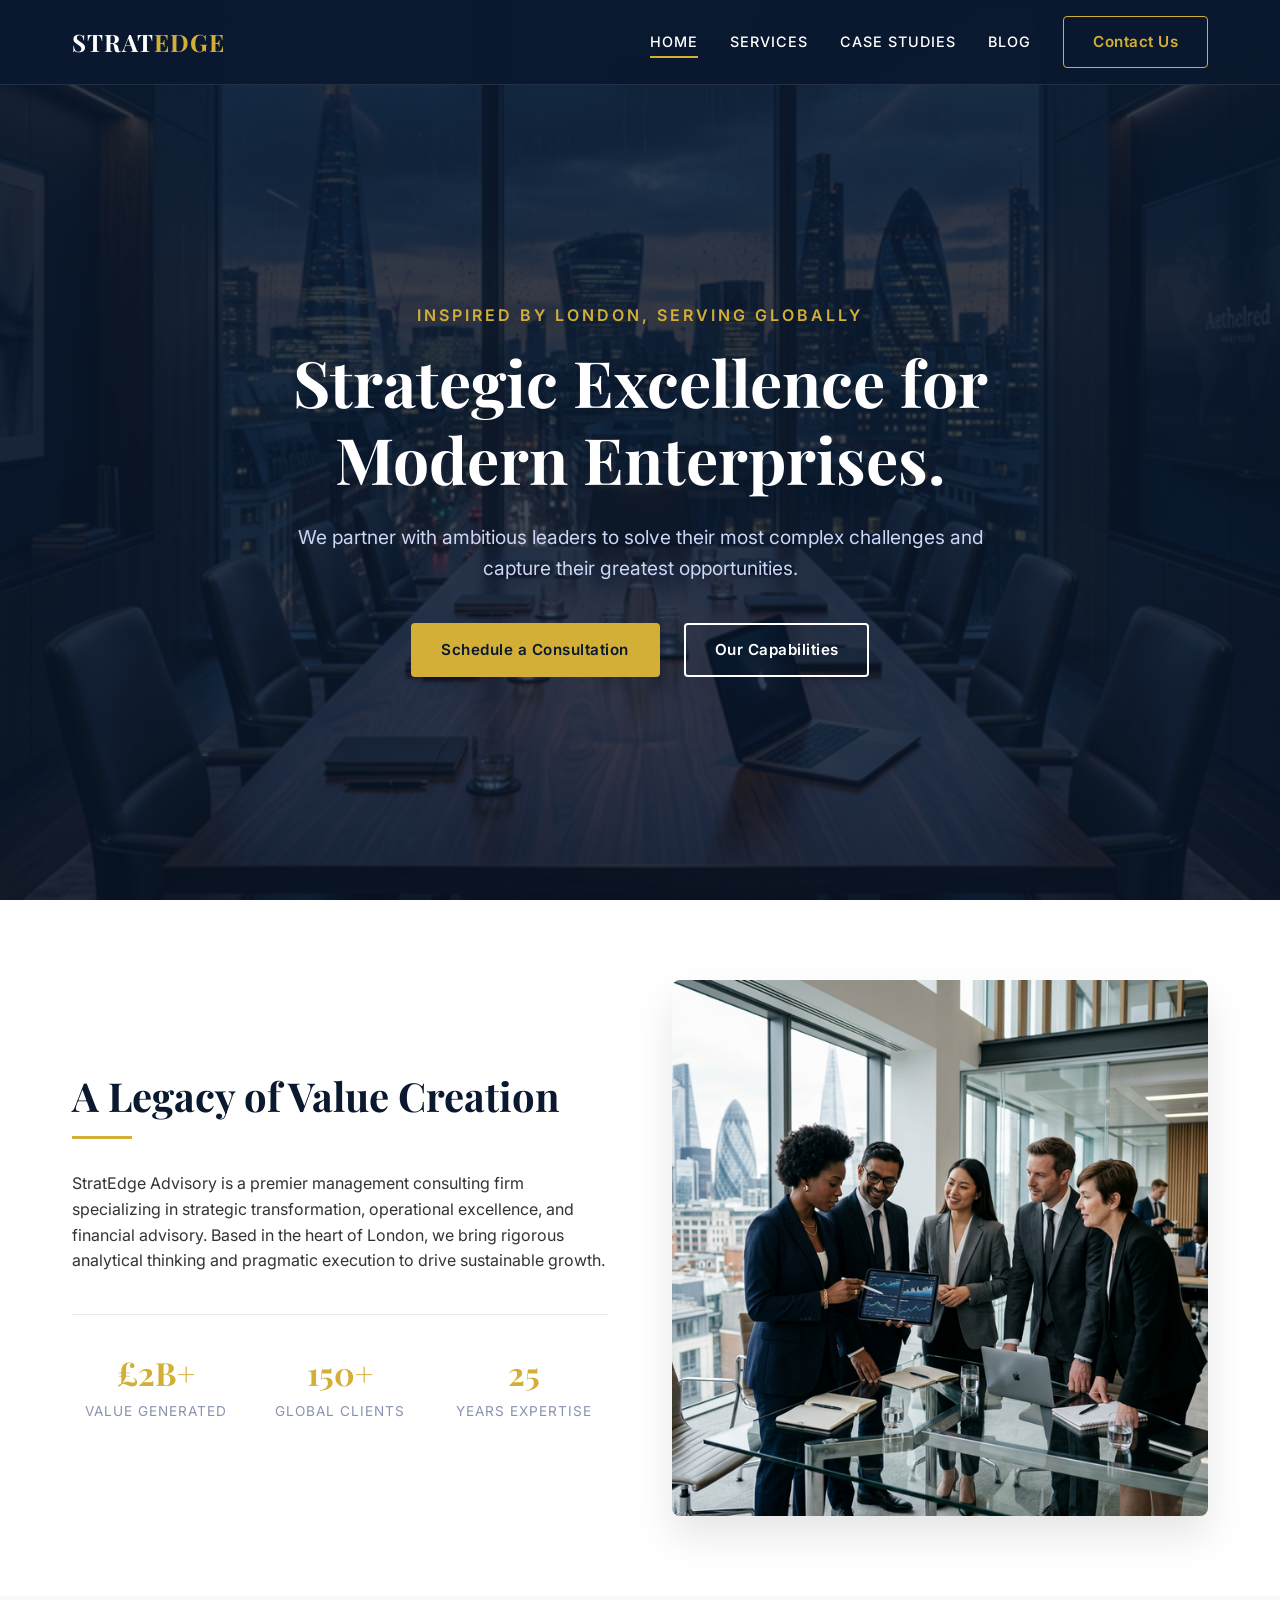
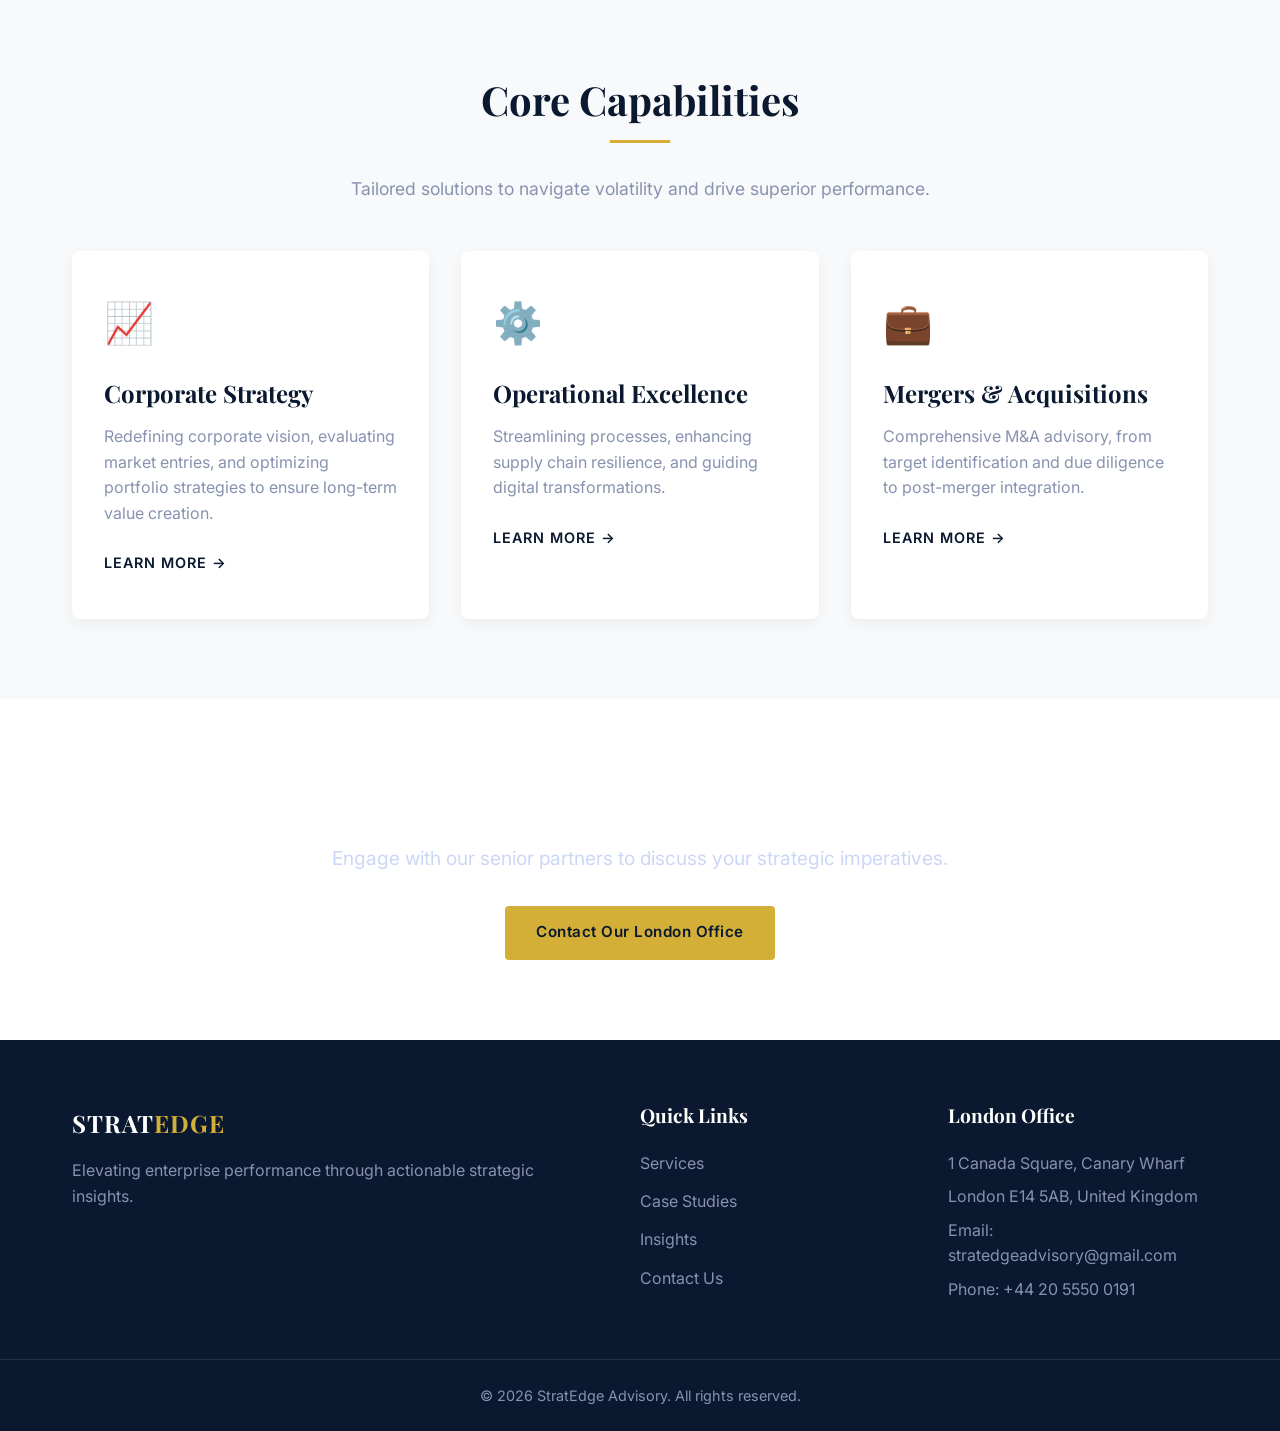
<file: index.html>
<!DOCTYPE html>
<html lang="en">
<head>
    <meta charset="UTF-8">
    <meta name="viewport" content="width=device-width, initial-scale=1.0">
    <meta name="description" content="StratEdge Advisory - Premier Consulting Firm based in London, delivering strategic excellence.">
    <title>StratEdge Advisory | Strategic Consulting</title>
    <!-- Google Fonts -->
    <link rel="preconnect" href="https://fonts.googleapis.com">
    <link rel="preconnect" href="https://fonts.gstatic.com" crossorigin>
    <link href="https://fonts.googleapis.com/css2?family=Inter:wght@300;400;500;600;700&family=Playfair+Display:wght@500;600;700&display=swap" rel="stylesheet">
    <link rel="stylesheet" href="css/style.css">
</head>
<body>
    <nav class="navbar">
        <div class="nav-container">
            <a href="index.html" class="logo">STRAT<span>EDGE</span></a>
            <div class="nav-links">
                <a href="index.html" class="active">Home</a>
                <a href="services.html">Services</a>
                <a href="case-studies.html">Case Studies</a>
                <a href="blog.html">Blog</a>
                <a href="contact.html" class="btn btn-outline">Contact Us</a>
            </div>
            <div class="hamburger">
                <div class="bar"></div>
                <div class="bar"></div>
                <div class="bar"></div>
            </div>
        </div>
    </nav>

    <header class="hero" style="background-image: linear-gradient(rgba(10, 25, 47, 0.85), rgba(10, 25, 47, 0.7)), url('images/hero.png');">
        <div class="hero-content fade-in-up">
            <p class="subtitle">Inspired By London, Serving Globally</p>
            <h1>Strategic Excellence for<br>Modern Enterprises.</h1>
            <p class="hero-text">We partner with ambitious leaders to solve their most complex challenges and capture their greatest opportunities.</p>
            <div class="hero-actions">
                <a href="contact.html" class="btn btn-primary">Schedule a Consultation</a>
                <a href="services.html" class="btn btn-secondary">Our Capabilities</a>
            </div>
        </div>
    </header>

    <section class="about section">
        <div class="container dual-col">
            <div class="content-col slide-in-left">
                <h2 class="section-title">A Legacy of Value Creation</h2>
                <div class="title-underline"></div>
                <p>StratEdge Advisory is a premier management consulting firm specializing in strategic transformation, operational excellence, and financial advisory. Based in the heart of London, we bring rigorous analytical thinking and pragmatic execution to drive sustainable growth.</p>
                <div class="stats-grid">
                    <div class="stat-item">
                        <span class="stat-num">£2B+</span>
                        <span class="stat-label">Value Generated</span>
                    </div>
                    <div class="stat-item">
                        <span class="stat-num">150+</span>
                        <span class="stat-label">Global Clients</span>
                    </div>
                    <div class="stat-item">
                        <span class="stat-num">25</span>
                        <span class="stat-label">Years Expertise</span>
                    </div>
                </div>
            </div>
            <div class="image-col slide-in-right">
                <img src="images/team.png" alt="StratEdge Advisory Team" class="featured-img shadow-lg">
            </div>
        </div>
    </section>

    <section class="services section bg-light">
        <div class="container">
            <div class="section-header text-center fade-in-up">
                <h2 class="section-title">Core Capabilities</h2>
                <div class="title-underline center"></div>
                <p class="section-subtitle">Tailored solutions to navigate volatility and drive superior performance.</p>
            </div>
            <div class="grid-3 fade-in-up delay-1">
                <div class="service-card">
                    <div class="icon">📈</div>
                    <h3>Corporate Strategy</h3>
                    <p>Redefining corporate vision, evaluating market entries, and optimizing portfolio strategies to ensure long-term value creation.</p>
                    <a href="services.html" class="learn-more">Learn More &rarr;</a>
                </div>
                <div class="service-card">
                    <div class="icon">⚙️</div>
                    <h3>Operational Excellence</h3>
                    <p>Streamlining processes, enhancing supply chain resilience, and guiding digital transformations.</p>
                    <a href="services.html" class="learn-more">Learn More &rarr;</a>
                </div>
                <div class="service-card">
                    <div class="icon">💼</div>
                    <h3>Mergers & Acquisitions</h3>
                    <p>Comprehensive M&A advisory, from target identification and due diligence to post-merger integration.</p>
                    <a href="services.html" class="learn-more">Learn More &rarr;</a>
                </div>
            </div>
        </div>
    </section>

    <section class="premium-cta section" style="background-image: linear-gradient(rgba(10, 25, 47, 0.9), rgba(10, 25, 47, 0.8)), url('images/charts.png');">
        <div class="container text-center fade-in-up">
            <h2>Ready to transform your business trajectory?</h2>
            <p>Engage with our senior partners to discuss your strategic imperatives.</p>
            <a href="contact.html" class="btn btn-primary mt-4">Contact Our London Office</a>
        </div>
    </section>

    <footer class="footer">
        <div class="container footer-grid">
            <div class="footer-brand">
                <a href="index.html" class="logo">STRAT<span>EDGE</span></a>
                <p>Elevating enterprise performance through actionable strategic insights.</p>
            </div>
            <div class="footer-links">
                <h4>Quick Links</h4>
                <ul>
                    <li><a href="services.html">Services</a></li>
                    <li><a href="case-studies.html">Case Studies</a></li>
                    <li><a href="blog.html">Insights</a></li>
                    <li><a href="contact.html">Contact Us</a></li>
                </ul>
            </div>
            <div class="footer-contact">
                <h4>London Office</h4>
                <p>1 Canada Square, Canary Wharf</p>
                <p>London E14 5AB, United Kingdom</p>
                <p>Email: <a href="mailto:stratedgeadvisory@gmail.com">stratedgeadvisory@gmail.com</a></p>
                <p>Phone: <a href="tel:+442055500191">+44 20 5550 0191</a></p>
            </div>
        </div>
        <div class="footer-bottom">
            <p>&copy; 2026 StratEdge Advisory. All rights reserved.</p>
        </div>
    </footer>

    <script src="js/main.js"></script>
</body>
</html>
</file>
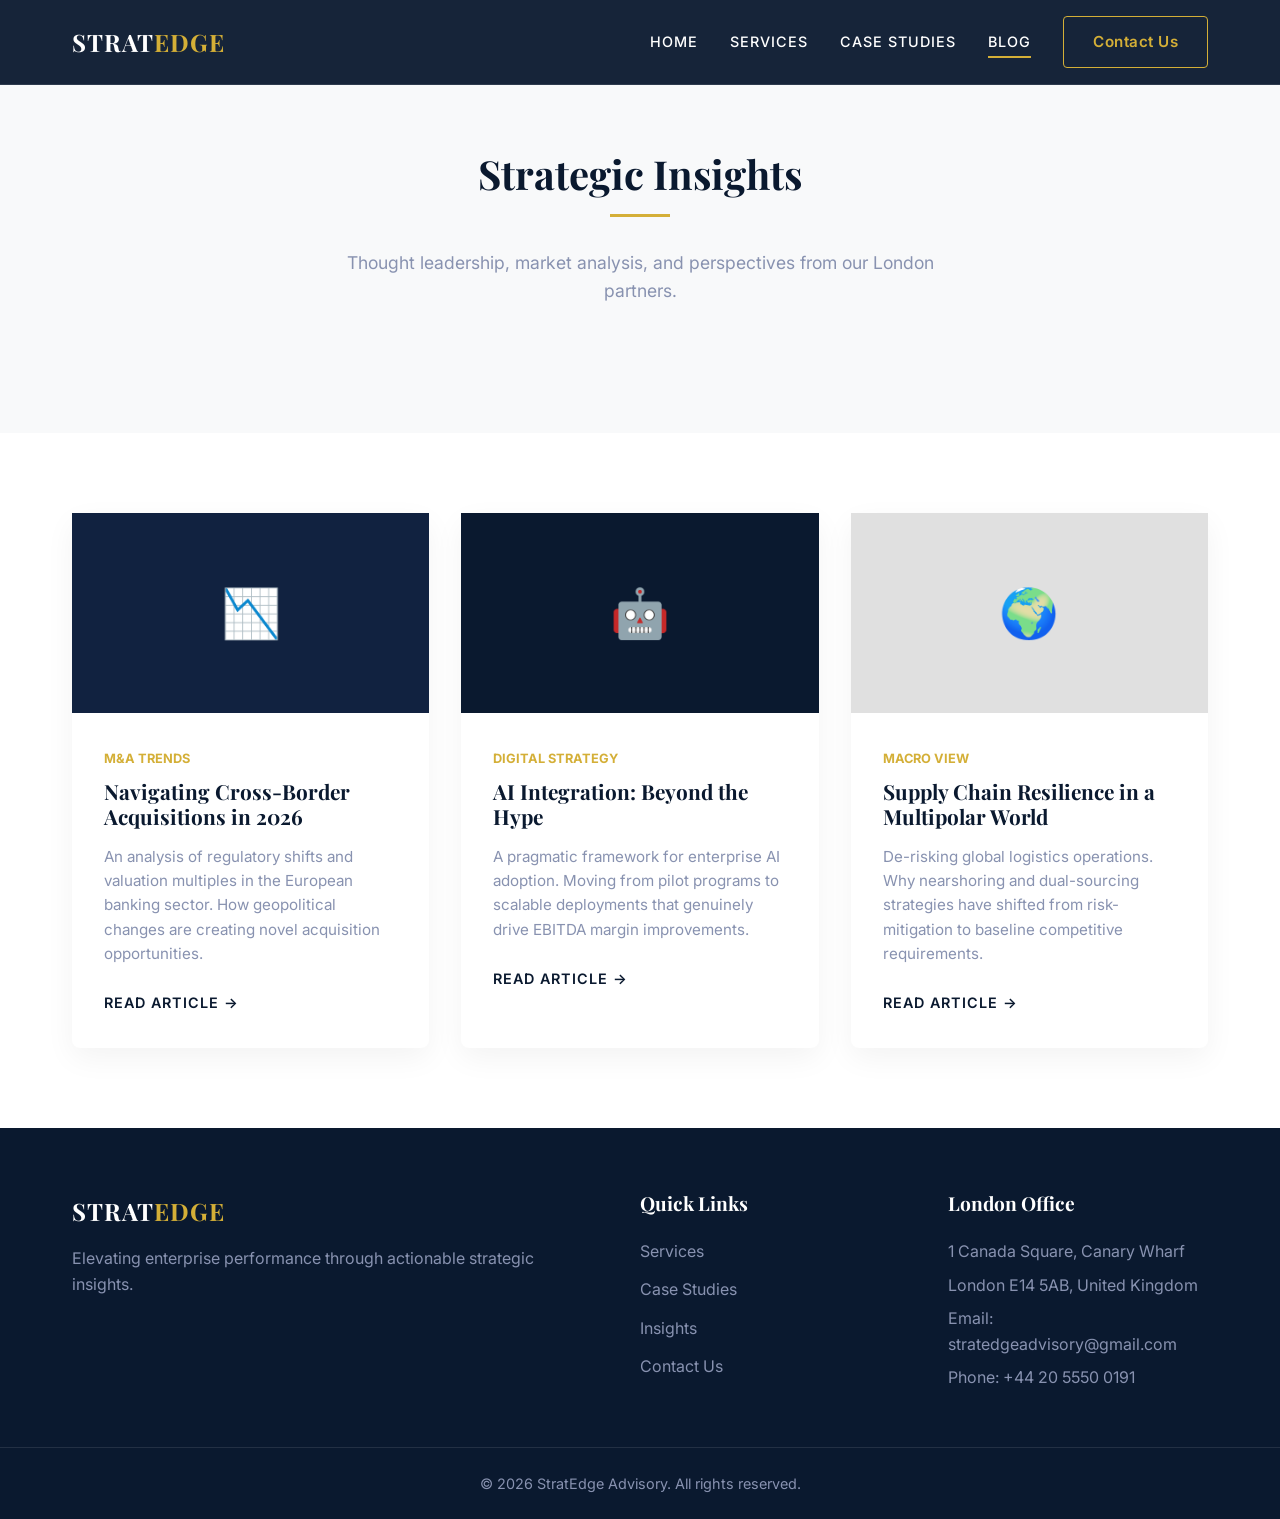
<file: blog.html>
<!DOCTYPE html>
<html lang="en">

<head>
    <meta charset="UTF-8">
    <meta name="viewport" content="width=device-width, initial-scale=1.0">
    <meta name="description" content="Insights and publications from StratEdge Advisory's partners.">
    <title>Insights & Blog | StratEdge Advisory</title>
    <link rel="preconnect" href="https://fonts.googleapis.com">
    <link rel="preconnect" href="https://fonts.gstatic.com" crossorigin>
    <link
        href="https://fonts.googleapis.com/css2?family=Inter:wght@300;400;500;600;700&family=Playfair+Display:wght@500;600;700&display=swap"
        rel="stylesheet">
    <link rel="stylesheet" href="css/style.css">
</head>

<body>
    <nav class="navbar">
        <div class="nav-container">
            <a href="index.html" class="logo">STRAT<span>EDGE</span></a>
            <div class="nav-links">
                <a href="index.html">Home</a>
                <a href="services.html">Services</a>
                <a href="case-studies.html">Case Studies</a>
                <a href="blog.html" class="active">Blog</a>
                <a href="contact.html" class="btn btn-outline">Contact Us</a>
            </div>
            <div class="hamburger">
                <div class="bar"></div>
                <div class="bar"></div>
                <div class="bar"></div>
            </div>
        </div>
    </nav>

    <header class="section bg-light" style="padding-top: 150px; padding-bottom: 80px;">
        <div class="container text-center fade-in-up">
            <h1 class="section-title">Strategic Insights</h1>
            <div class="title-underline center"></div>
            <p class="section-subtitle">Thought leadership, market analysis, and perspectives from our London partners.
            </p>
        </div>
    </header>

    <section class="section">
        <div class="container grid-3">

            <article class="service-card fade-in-up"
                style="padding: 0; border: none; box-shadow: 0 10px 30px rgba(0,0,0,0.05);">
                <div
                    style="height: 200px; background: var(--primary-light); color: white; display: flex; align-items: center; justify-content: center; font-size: 3rem;">
                    📉</div>
                <div style="padding: 2rem;">
                    <span
                        style="font-size: 0.8rem; color: var(--accent-color); font-weight: 700; text-transform: uppercase;">M&A
                        Trends</span>
                    <h3 style="margin-top: 0.5rem; font-size: 1.3rem;">Navigating Cross-Border Acquisitions in 2026</h3>
                    <p style="font-size: 0.95rem;">An analysis of regulatory shifts and valuation multiples in the
                        European banking sector. How geopolitical changes are creating novel acquisition opportunities.
                    </p>
                    <a href="#" class="learn-more">Read Article &rarr;</a>
                </div>
            </article>

            <article class="service-card fade-in-up delay-1"
                style="padding: 0; border: none; box-shadow: 0 10px 30px rgba(0,0,0,0.05);">
                <div
                    style="height: 200px; background: var(--primary-color); color: white; display: flex; align-items: center; justify-content: center; font-size: 3rem;">
                    🤖</div>
                <div style="padding: 2rem;">
                    <span
                        style="font-size: 0.8rem; color: var(--accent-color); font-weight: 700; text-transform: uppercase;">Digital
                        Strategy</span>
                    <h3 style="margin-top: 0.5rem; font-size: 1.3rem;">AI Integration: Beyond the Hype</h3>
                    <p style="font-size: 0.95rem;">A pragmatic framework for enterprise AI adoption. Moving from pilot
                        programs to scalable deployments that genuinely drive EBITDA margin improvements.</p>
                    <a href="#" class="learn-more">Read Article &rarr;</a>
                </div>
            </article>

            <article class="service-card fade-in-up delay-1"
                style="padding: 0; border: none; box-shadow: 0 10px 30px rgba(0,0,0,0.05);">
                <div
                    style="height: 200px; background: #e0e0e0; color: var(--primary-color); display: flex; align-items: center; justify-content: center; font-size: 3rem;">
                    🌍</div>
                <div style="padding: 2rem;">
                    <span
                        style="font-size: 0.8rem; color: var(--accent-color); font-weight: 700; text-transform: uppercase;">Macro
                        View</span>
                    <h3 style="margin-top: 0.5rem; font-size: 1.3rem;">Supply Chain Resilience in a Multipolar World
                    </h3>
                    <p style="font-size: 0.95rem;">De-risking global logistics operations. Why nearshoring and
                        dual-sourcing strategies have shifted from risk-mitigation to baseline competitive requirements.
                    </p>
                    <a href="#" class="learn-more">Read Article &rarr;</a>
                </div>
            </article>

        </div>
    </section>

    <footer class="footer">
        <div class="container footer-grid">
            <div class="footer-brand">
                <a href="index.html" class="logo">STRAT<span>EDGE</span></a>
                <p>Elevating enterprise performance through actionable strategic insights.</p>
            </div>
            <div class="footer-links">
                <h4>Quick Links</h4>
                <ul>
                    <li><a href="services.html">Services</a></li>
                    <li><a href="case-studies.html">Case Studies</a></li>
                    <li><a href="blog.html">Insights</a></li>
                    <li><a href="contact.html">Contact Us</a></li>
                </ul>
            </div>
            <div class="footer-contact">
                <h4>London Office</h4>
                <p>1 Canada Square, Canary Wharf</p>
                <p>London E14 5AB, United Kingdom</p>
                <p>Email: <a href="mailto:stratedgeadvisory@gmail.com">stratedgeadvisory@gmail.com</a></p>
                <p>Phone: <a href="tel:+442055500191">+44 20 5550 0191</a></p>
            </div>
        </div>
        <div class="footer-bottom">
            <p>&copy; 2026 StratEdge Advisory. All rights reserved.</p>
        </div>
    </footer>

    <script src="js/main.js"></script>
</body>

</html>
</file>
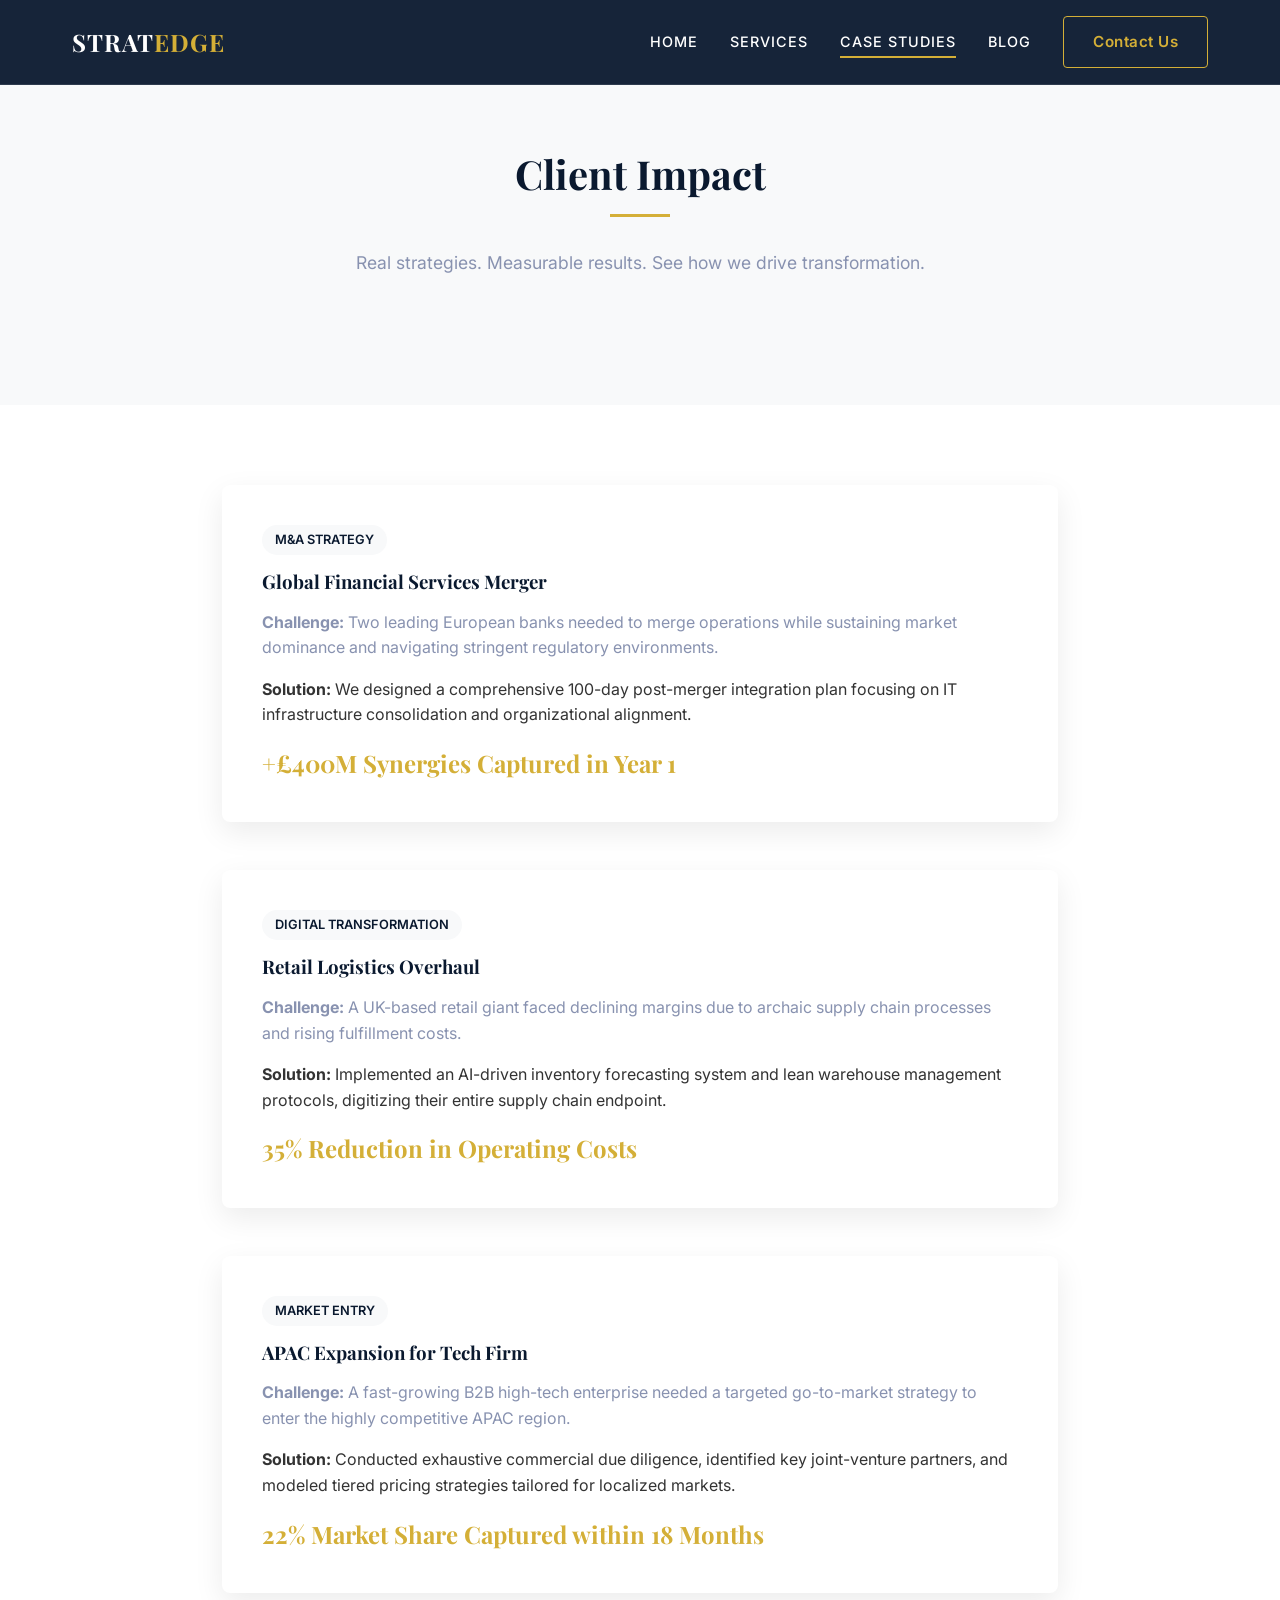
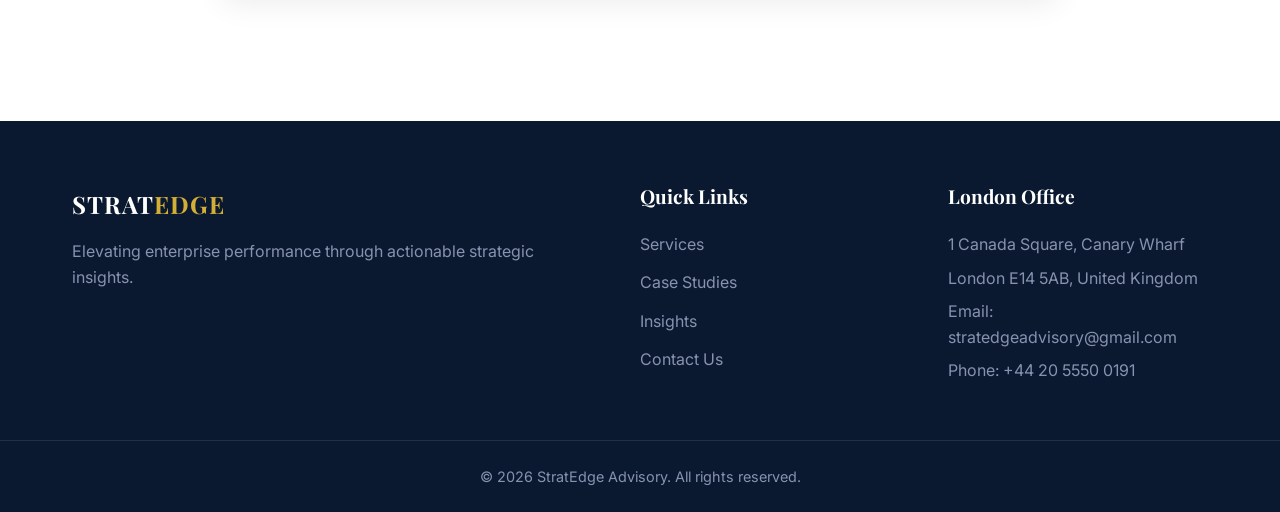
<file: case-studies.html>
<!DOCTYPE html>
<html lang="en">

<head>
    <meta charset="UTF-8">
    <meta name="viewport" content="width=device-width, initial-scale=1.0">
    <meta name="description" content="Case Studies and Client Success Stories from StratEdge Advisory.">
    <title>Case Studies | StratEdge Advisory</title>
    <link rel="preconnect" href="https://fonts.googleapis.com">
    <link rel="preconnect" href="https://fonts.gstatic.com" crossorigin>
    <link
        href="https://fonts.googleapis.com/css2?family=Inter:wght@300;400;500;600;700&family=Playfair+Display:wght@500;600;700&display=swap"
        rel="stylesheet">
    <link rel="stylesheet" href="css/style.css">
    <style>
        .case-card {
            background: #fff;
            border-radius: 8px;
            overflow: hidden;
            box-shadow: 0 10px 30px rgba(0, 0, 0, 0.08);
            margin-bottom: 3rem;
            transition: var(--transition);
        }

        .case-card:hover {
            transform: translateY(-5px);
            box-shadow: 0 20px 40px rgba(0, 0, 0, 0.12);
        }

        .case-content {
            padding: 2.5rem;
        }

        .tag {
            display: inline-block;
            padding: 0.3rem 0.8rem;
            background: var(--bg-light);
            color: var(--primary-color);
            font-size: 0.8rem;
            font-weight: 600;
            border-radius: 50px;
            margin-bottom: 1rem;
            text-transform: uppercase;
        }

        .metric-highlight {
            font-family: var(--font-heading);
            color: var(--accent-color);
            font-size: 1.5rem;
            font-weight: 700;
            display: block;
            margin-top: 1rem;
        }
    </style>
</head>

<body>
    <nav class="navbar">
        <div class="nav-container">
            <a href="index.html" class="logo">STRAT<span>EDGE</span></a>
            <div class="nav-links">
                <a href="index.html">Home</a>
                <a href="services.html">Services</a>
                <a href="case-studies.html" class="active">Case Studies</a>
                <a href="blog.html">Blog</a>
                <a href="contact.html" class="btn btn-outline">Contact Us</a>
            </div>
            <div class="hamburger">
                <div class="bar"></div>
                <div class="bar"></div>
                <div class="bar"></div>
            </div>
        </div>
    </nav>

    <header class="section bg-light" style="padding-top: 150px; padding-bottom: 80px;">
        <div class="container text-center fade-in-up">
            <h1 class="section-title">Client Impact</h1>
            <div class="title-underline center"></div>
            <p class="section-subtitle">Real strategies. Measurable results. See how we drive transformation.</p>
        </div>
    </header>

    <section class="section">
        <div class="container max-w-800" style="max-width: 900px; margin: 0 auto;">

            <div class="case-card fade-in-up">
                <div class="case-content">
                    <span class="tag">M&A Strategy</span>
                    <h3>Global Financial Services Merger</h3>
                    <p style="color: var(--text-light); margin: 1rem 0;"><strong>Challenge:</strong> Two leading
                        European banks needed to merge operations while sustaining market dominance and navigating
                        stringent regulatory environments.</p>
                    <p><strong>Solution:</strong> We designed a comprehensive 100-day post-merger integration plan
                        focusing on IT infrastructure consolidation and organizational alignment.</p>
                    <span class="metric-highlight">+£400M Synergies Captured in Year 1</span>
                </div>
            </div>

            <div class="case-card fade-in-up delay-1">
                <div class="case-content">
                    <span class="tag">Digital Transformation</span>
                    <h3>Retail Logistics Overhaul</h3>
                    <p style="color: var(--text-light); margin: 1rem 0;"><strong>Challenge:</strong> A UK-based retail
                        giant faced declining margins due to archaic supply chain processes and rising fulfillment
                        costs.</p>
                    <p><strong>Solution:</strong> Implemented an AI-driven inventory forecasting system and lean
                        warehouse management protocols, digitizing their entire supply chain endpoint.</p>
                    <span class="metric-highlight">35% Reduction in Operating Costs</span>
                </div>
            </div>

            <div class="case-card fade-in-up delay-1">
                <div class="case-content">
                    <span class="tag">Market Entry</span>
                    <h3>APAC Expansion for Tech Firm</h3>
                    <p style="color: var(--text-light); margin: 1rem 0;"><strong>Challenge:</strong> A fast-growing B2B
                        high-tech enterprise needed a targeted go-to-market strategy to enter the highly competitive
                        APAC region.</p>
                    <p><strong>Solution:</strong> Conducted exhaustive commercial due diligence, identified key
                        joint-venture partners, and modeled tiered pricing strategies tailored for localized markets.
                    </p>
                    <span class="metric-highlight">22% Market Share Captured within 18 Months</span>
                </div>
            </div>

        </div>
    </section>

    <footer class="footer">
        <div class="container footer-grid">
            <div class="footer-brand">
                <a href="index.html" class="logo">STRAT<span>EDGE</span></a>
                <p>Elevating enterprise performance through actionable strategic insights.</p>
            </div>
            <div class="footer-links">
                <h4>Quick Links</h4>
                <ul>
                    <li><a href="services.html">Services</a></li>
                    <li><a href="case-studies.html">Case Studies</a></li>
                    <li><a href="blog.html">Insights</a></li>
                    <li><a href="contact.html">Contact Us</a></li>
                </ul>
            </div>
            <div class="footer-contact">
                <h4>London Office</h4>
                <p>1 Canada Square, Canary Wharf</p>
                <p>London E14 5AB, United Kingdom</p>
                <p>Email: <a href="mailto:stratedgeadvisory@gmail.com">stratedgeadvisory@gmail.com</a></p>
                <p>Phone: <a href="tel:+442055500191">+44 20 5550 0191</a></p>
            </div>
        </div>
        <div class="footer-bottom">
            <p>&copy; 2026 StratEdge Advisory. All rights reserved.</p>
        </div>
    </footer>

    <script src="js/main.js"></script>
</body>

</html>
</file>
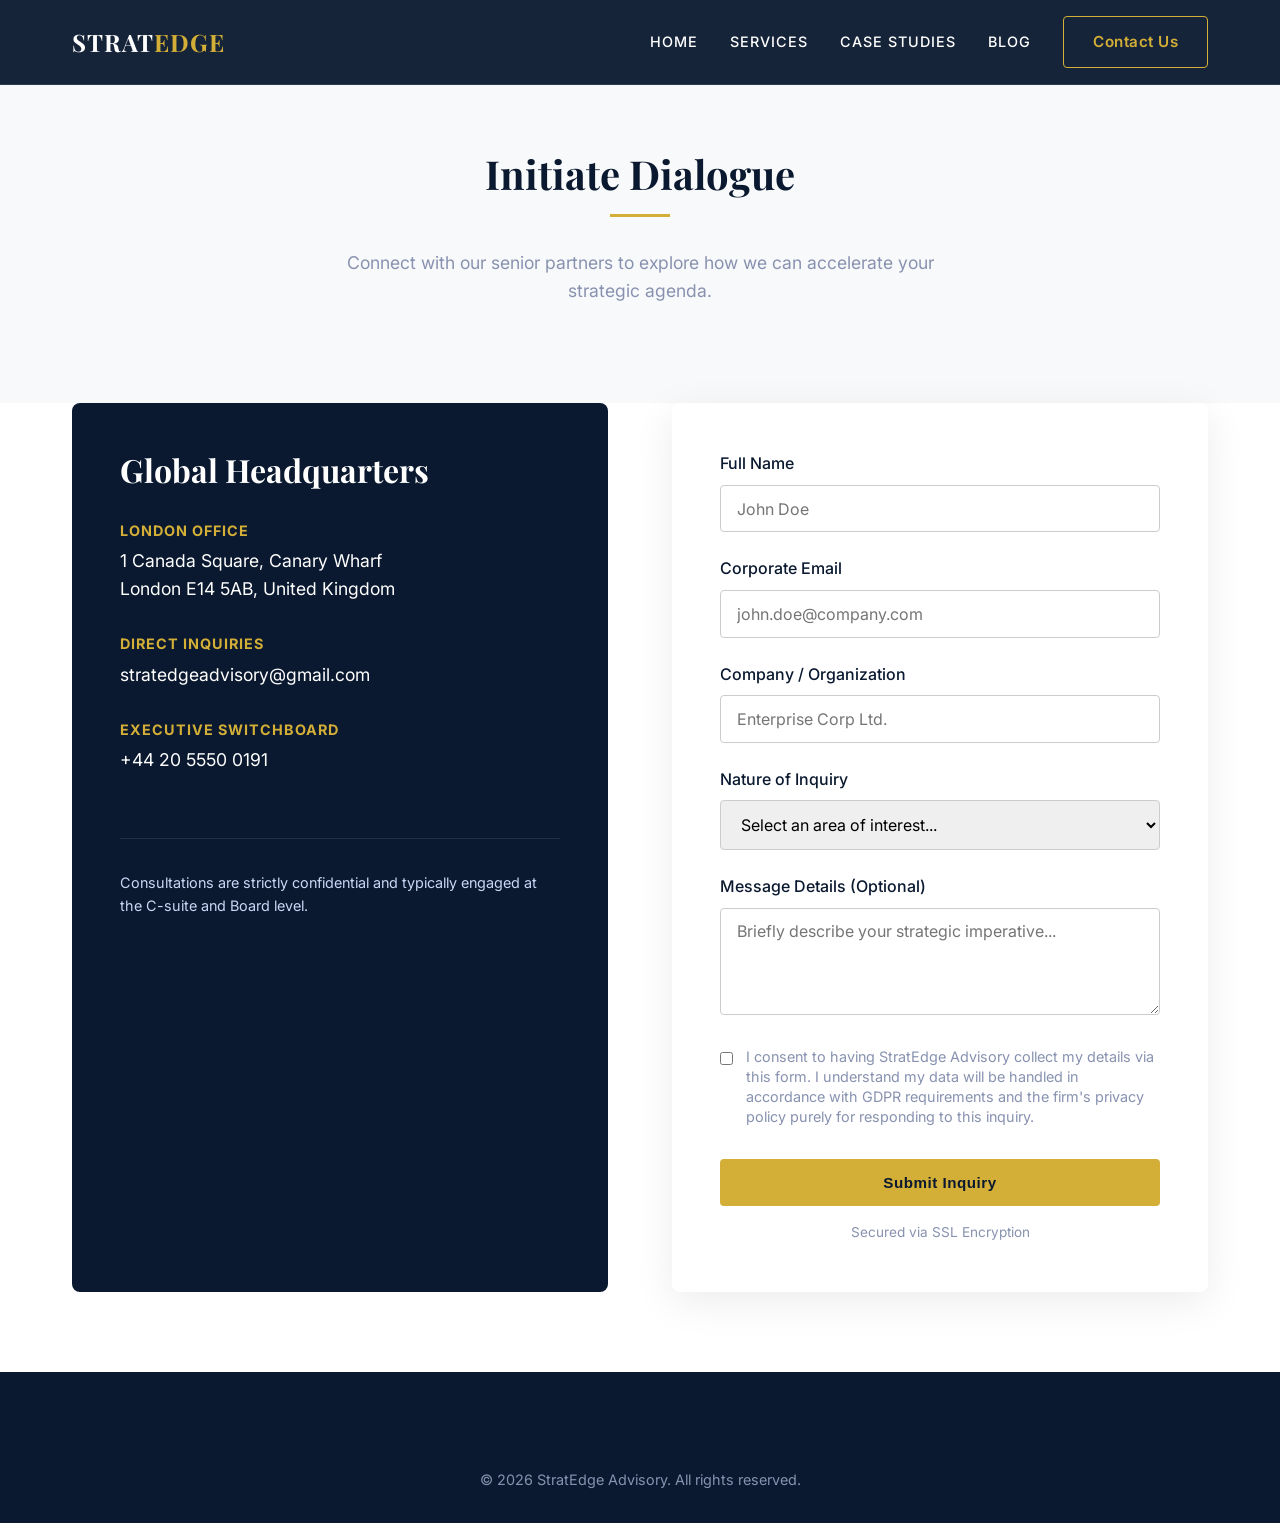
<file: contact.html>
<!DOCTYPE html>
<html lang="en">

<head>
    <meta charset="UTF-8">
    <meta name="viewport" content="width=device-width, initial-scale=1.0">
    <meta name="description" content="Contact StratEdge Advisory. Schedule a consultation with our London partners.">
    <title>Contact Us | StratEdge Advisory</title>
    <link rel="preconnect" href="https://fonts.googleapis.com">
    <link rel="preconnect" href="https://fonts.gstatic.com" crossorigin>
    <link
        href="https://fonts.googleapis.com/css2?family=Inter:wght@300;400;500;600;700&family=Playfair+Display:wght@500;600;700&display=swap"
        rel="stylesheet">
    <link rel="stylesheet" href="css/style.css">
    <style>
        .form-container {
            background: #fff;
            padding: 3rem;
            border-radius: 8px;
            box-shadow: 0 10px 40px rgba(0, 0, 0, 0.08);
        }

        .form-group {
            margin-bottom: 1.5rem;
        }

        .form-label {
            display: block;
            font-weight: 500;
            margin-bottom: 0.5rem;
            color: var(--primary-color);
        }

        .form-control {
            width: 100%;
            padding: 0.8rem 1rem;
            border: 1px solid #ccc;
            border-radius: 4px;
            font-family: var(--font-body);
            font-size: 1rem;
            transition: var(--transition);
        }

        .form-control:focus {
            outline: none;
            border-color: var(--accent-color);
            box-shadow: 0 0 0 2px rgba(212, 175, 55, 0.2);
        }

        .checkbox-group {
            display: flex;
            align-items: flex-start;
            gap: 0.8rem;
            margin-bottom: 2rem;
        }

        .checkbox-group input {
            margin-top: 0.3rem;
        }

        .checkbox-group label {
            font-size: 0.9rem;
            color: var(--text-light);
            line-height: 1.4;
        }

        .contact-info {
            padding: 3rem;
            background: var(--primary-color);
            color: #fff;
            border-radius: 8px;
            height: 100%;
        }

        .contact-info h3 {
            color: #fff;
            margin-bottom: 2rem;
            font-size: 2rem;
        }

        .info-item {
            margin-bottom: 2rem;
        }

        .info-item h4 {
            color: var(--accent-color);
            margin-bottom: 0.5rem;
            font-family: var(--font-body);
            font-size: 0.9rem;
            text-transform: uppercase;
            letter-spacing: 1px;
        }

        .info-item p {
            font-size: 1.1rem;
        }
    </style>
</head>

<body>
    <nav class="navbar" style="background-color: rgba(10, 25, 47, 0.98);">
        <div class="nav-container">
            <a href="index.html" class="logo">STRAT<span>EDGE</span></a>
            <div class="nav-links">
                <a href="index.html">Home</a>
                <a href="services.html">Services</a>
                <a href="case-studies.html">Case Studies</a>
                <a href="blog.html">Blog</a>
                <a href="contact.html" class="btn btn-outline active">Contact Us</a>
            </div>
            <div class="hamburger">
                <div class="bar"></div>
                <div class="bar"></div>
                <div class="bar"></div>
            </div>
        </div>
    </nav>

    <header class="section bg-light" style="padding-top: 150px; padding-bottom: 50px;">
        <div class="container text-center fade-in-up">
            <h1 class="section-title">Initiate Dialogue</h1>
            <div class="title-underline center"></div>
            <p class="section-subtitle">Connect with our senior partners to explore how we can accelerate your strategic
                agenda.</p>
        </div>
    </header>

    <section class="section" style="padding-top: 0;">
        <div class="container dual-col" style="align-items: stretch;">

            <div class="contact-info slide-in-left">
                <h3>Global Headquarters</h3>

                <div class="info-item">
                    <h4>London Office</h4>
                    <p>1 Canada Square, Canary Wharf<br>London E14 5AB, United Kingdom</p>
                </div>

                <div class="info-item">
                    <h4>Direct Inquiries</h4>
                    <p><a href="mailto:stratedgeadvisory@gmail.com" style="color: #fff;">stratedgeadvisory@gmail.com</a>
                    </p>
                </div>

                <div class="info-item">
                    <h4>Executive Switchboard</h4>
                    <p><a href="tel:+442055500191" style="color: #fff;">+44 20 5550 0191</a></p>
                </div>

                <div style="margin-top: 4rem; padding-top: 2rem; border-top: 1px solid rgba(255,255,255,0.1);">
                    <p style="font-size: 0.9rem; color: #ccd6f6;">Consultations are strictly confidential and typically
                        engaged at the C-suite and Board level.</p>
                </div>
            </div>

            <div class="form-container slide-in-right">
                <form id="contact-form">
                    <div class="form-group">
                        <label for="name" class="form-label">Full Name</label>
                        <input type="text" id="name" name="name" class="form-control" required placeholder="John Doe">
                    </div>

                    <div class="form-group">
                        <label for="email" class="form-label">Corporate Email</label>
                        <input type="email" id="email" name="email" class="form-control" required
                            placeholder="john.doe@company.com">
                    </div>

                    <div class="form-group">
                        <label for="company" class="form-label">Company / Organization</label>
                        <input type="text" id="company" name="company" class="form-control" required
                            placeholder="Enterprise Corp Ltd.">
                    </div>

                    <div class="form-group">
                        <label for="inquiry" class="form-label">Nature of Inquiry</label>
                        <select id="inquiry" name="inquiry" class="form-control" required>
                            <option value="">Select an area of interest...</option>
                            <option value="corporate-strategy">Corporate Strategy</option>
                            <option value="mna-advisory">M&A Advisory</option>
                            <option value="operational-excellence">Operational Excellence</option>
                            <option value="digital-transformation">Digital Transformation</option>
                            <option value="other">Other Inquiry</option>
                        </select>
                    </div>

                    <div class="form-group">
                        <label for="message" class="form-label">Message Details (Optional)</label>
                        <textarea id="message" name="message" class="form-control" rows="4"
                            placeholder="Briefly describe your strategic imperative..."></textarea>
                    </div>

                    <div class="checkbox-group">
                        <input type="checkbox" id="consent" name="consent" required>
                        <label for="consent">I consent to having StratEdge Advisory collect my details via this form. I
                            understand my data will be handled in accordance with GDPR requirements and the firm's
                            privacy policy purely for responding to this inquiry.</label>
                    </div>

                    <button type="submit" class="btn btn-primary" style="width: 100%;">Submit Inquiry</button>
                    <p style="text-align: center; margin-top: 1rem; font-size: 0.85rem; color: var(--text-light);">
                        Secured via SSL Encryption</p>
                </form>
            </div>

        </div>
    </section>

    <footer class="footer">
        <!-- Footer Content Omitted for Brevity but consistent -->
        <div class="footer-bottom" style="border-top: none; text-align: center; padding: 2rem 0;">
            <p>&copy; 2026 StratEdge Advisory. All rights reserved.</p>
        </div>
    </footer>

    <script src="js/main.js"></script>
</body>

</html>
</file>
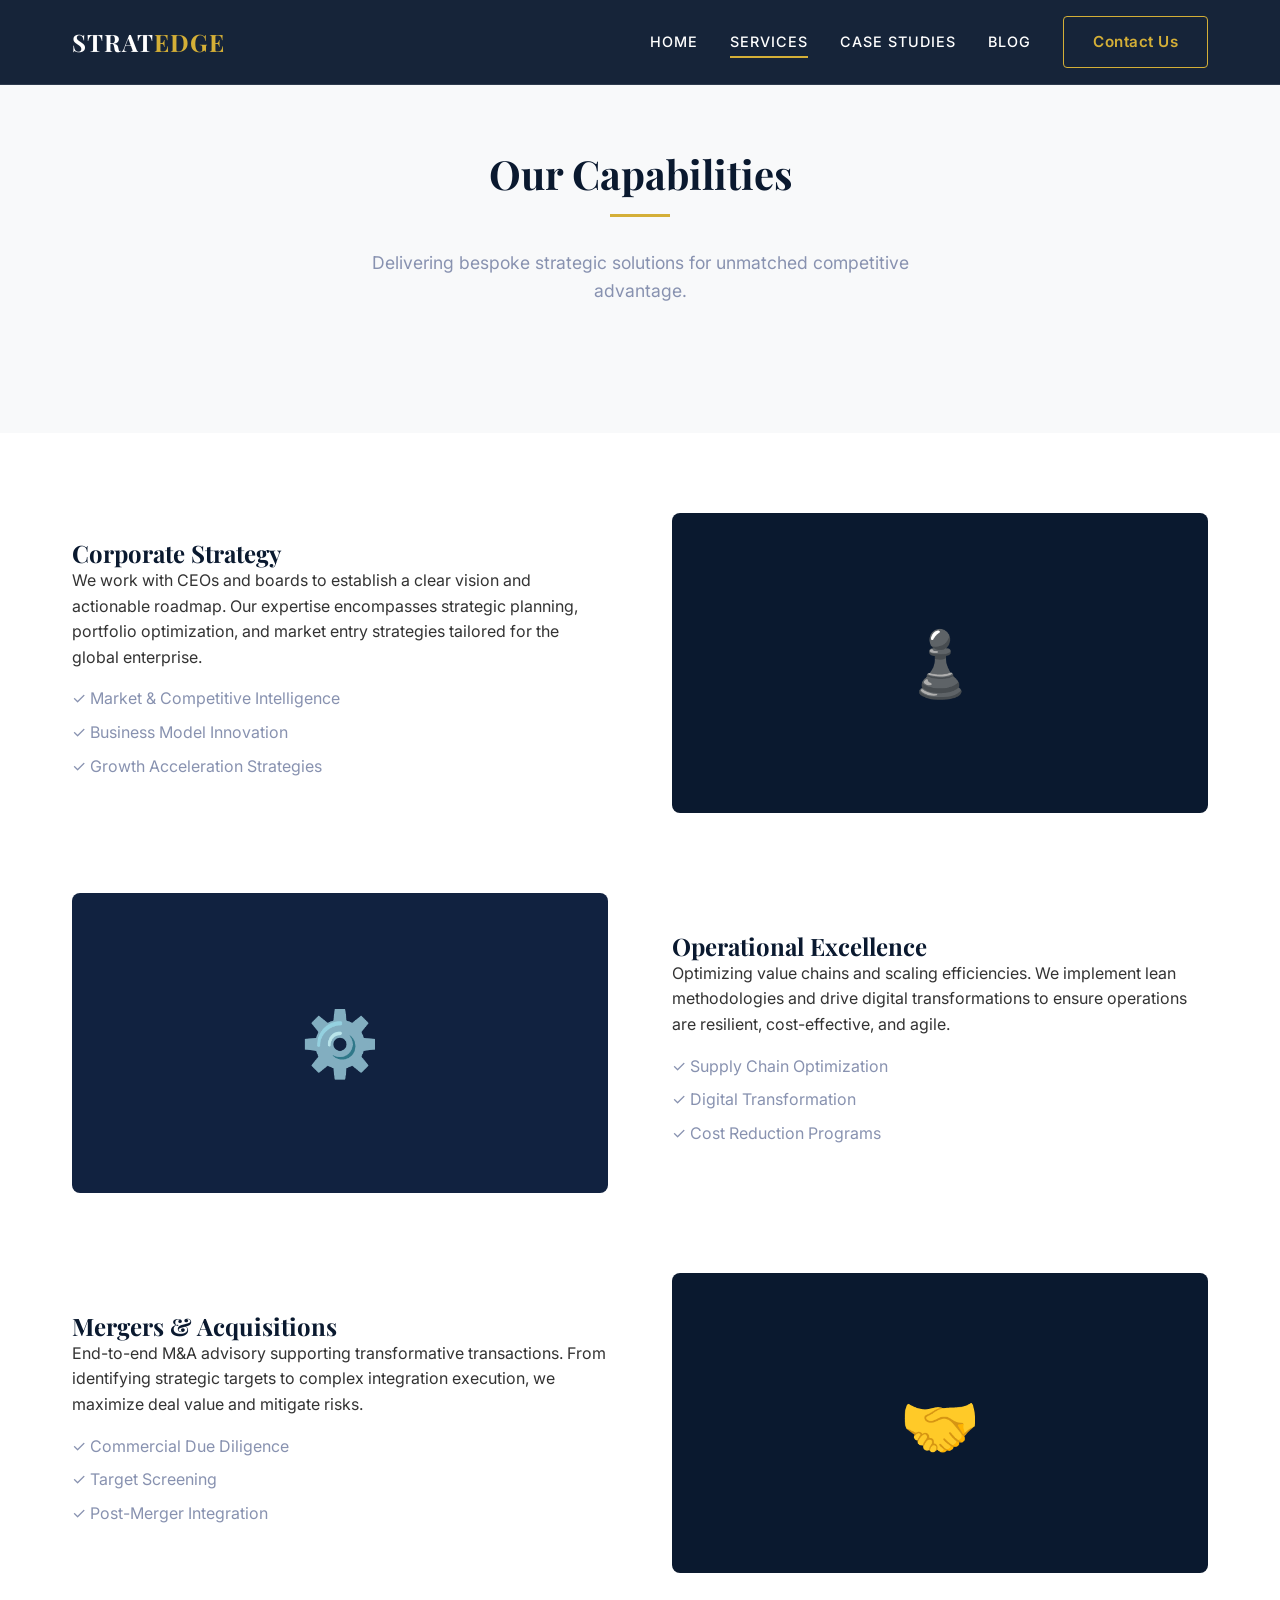
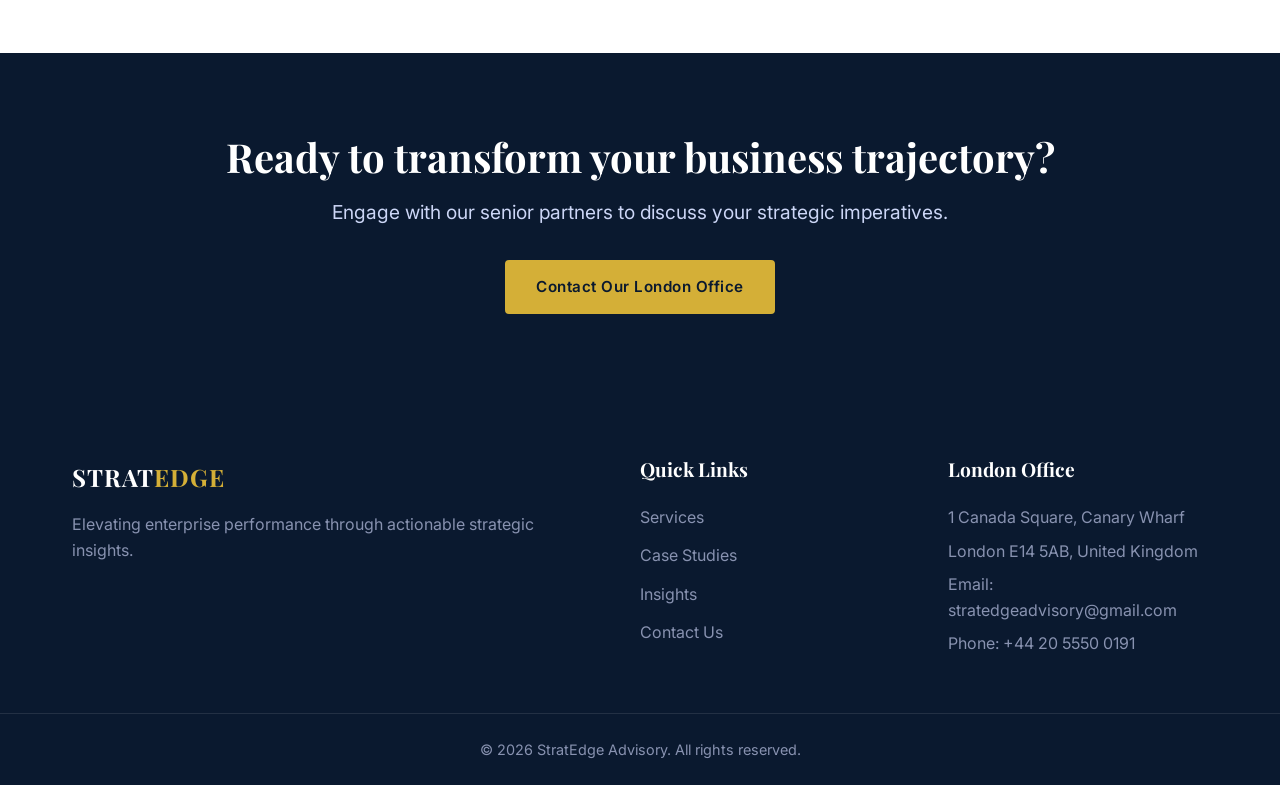
<file: services.html>
<!DOCTYPE html>
<html lang="en">

<head>
    <meta charset="UTF-8">
    <meta name="viewport" content="width=device-width, initial-scale=1.0">
    <meta name="description" content="Capabilities and Services of StratEdge Advisory.">
    <title>Services | StratEdge Advisory</title>
    <link rel="preconnect" href="https://fonts.googleapis.com">
    <link rel="preconnect" href="https://fonts.gstatic.com" crossorigin>
    <link
        href="https://fonts.googleapis.com/css2?family=Inter:wght@300;400;500;600;700&family=Playfair+Display:wght@500;600;700&display=swap"
        rel="stylesheet">
    <link rel="stylesheet" href="css/style.css">
</head>

<body>
    <nav class="navbar">
        <div class="nav-container">
            <a href="index.html" class="logo">STRAT<span>EDGE</span></a>
            <div class="nav-links">
                <a href="index.html">Home</a>
                <a href="services.html" class="active">Services</a>
                <a href="case-studies.html">Case Studies</a>
                <a href="blog.html">Blog</a>
                <a href="contact.html" class="btn btn-outline">Contact Us</a>
            </div>
            <div class="hamburger">
                <div class="bar"></div>
                <div class="bar"></div>
                <div class="bar"></div>
            </div>
        </div>
    </nav>

    <header class="section bg-light" style="padding-top: 150px; padding-bottom: 80px;">
        <div class="container text-center fade-in-up">
            <h1 class="section-title">Our Capabilities</h1>
            <div class="title-underline center"></div>
            <p class="section-subtitle">Delivering bespoke strategic solutions for unmatched competitive advantage.</p>
        </div>
    </header>

    <section class="section">
        <div class="container">
            <div class="dual-col" style="margin-bottom: 5rem;">
                <div class="content-col slide-in-left">
                    <h2>Corporate Strategy</h2>
                    <p>We work with CEOs and boards to establish a clear vision and actionable roadmap. Our expertise
                        encompasses strategic planning, portfolio optimization, and market entry strategies tailored for
                        the global enterprise.</p>
                    <ul style="margin-top: 1rem; color: var(--text-light); list-style-type: none;">
                        <li style="margin-bottom: 0.5rem;">✓ Market & Competitive Intelligence</li>
                        <li style="margin-bottom: 0.5rem;">✓ Business Model Innovation</li>
                        <li style="margin-bottom: 0.5rem;">✓ Growth Acceleration Strategies</li>
                    </ul>
                </div>
                <div class="image-col slide-in-right">
                    <div
                        style="background-color: var(--primary-color); height: 300px; border-radius: 8px; display: flex; align-items: center; justify-content: center; color: var(--accent-color); font-size: 4rem;">
                        ♟️</div>
                </div>
            </div>

            <div class="dual-col" style="margin-bottom: 5rem;">
                <div class="image-col slide-in-left">
                    <div
                        style="background-color: var(--primary-light); height: 300px; border-radius: 8px; display: flex; align-items: center; justify-content: center; color: var(--accent-color); font-size: 4rem;">
                        ⚙️</div>
                </div>
                <div class="content-col slide-in-right">
                    <h2>Operational Excellence</h2>
                    <p>Optimizing value chains and scaling efficiencies. We implement lean methodologies and drive
                        digital transformations to ensure operations are resilient, cost-effective, and agile.</p>
                    <ul style="margin-top: 1rem; color: var(--text-light); list-style-type: none;">
                        <li style="margin-bottom: 0.5rem;">✓ Supply Chain Optimization</li>
                        <li style="margin-bottom: 0.5rem;">✓ Digital Transformation</li>
                        <li style="margin-bottom: 0.5rem;">✓ Cost Reduction Programs</li>
                    </ul>
                </div>
            </div>

            <div class="dual-col">
                <div class="content-col slide-in-left">
                    <h2>Mergers & Acquisitions</h2>
                    <p>End-to-end M&A advisory supporting transformative transactions. From identifying strategic
                        targets to complex integration execution, we maximize deal value and mitigate risks.</p>
                    <ul style="margin-top: 1rem; color: var(--text-light); list-style-type: none;">
                        <li style="margin-bottom: 0.5rem;">✓ Commercial Due Diligence</li>
                        <li style="margin-bottom: 0.5rem;">✓ Target Screening</li>
                        <li style="margin-bottom: 0.5rem;">✓ Post-Merger Integration</li>
                    </ul>
                </div>
                <div class="image-col slide-in-right">
                    <div
                        style="background-color: var(--primary-color); height: 300px; border-radius: 8px; display: flex; align-items: center; justify-content: center; color: var(--accent-color); font-size: 4rem;">
                        🤝</div>
                </div>
            </div>
        </div>
    </section>

    <section class="premium-cta section" style="background-color: var(--primary-color); color: white;">
        <div class="container text-center fade-in-up">
            <h2>Ready to transform your business trajectory?</h2>
            <p>Engage with our senior partners to discuss your strategic imperatives.</p>
            <a href="contact.html" class="btn btn-primary mt-4">Contact Our London Office</a>
        </div>
    </section>

    <footer class="footer">
        <div class="container footer-grid">
            <div class="footer-brand">
                <a href="index.html" class="logo">STRAT<span>EDGE</span></a>
                <p>Elevating enterprise performance through actionable strategic insights.</p>
            </div>
            <div class="footer-links">
                <h4>Quick Links</h4>
                <ul>
                    <li><a href="services.html">Services</a></li>
                    <li><a href="case-studies.html">Case Studies</a></li>
                    <li><a href="blog.html">Insights</a></li>
                    <li><a href="contact.html">Contact Us</a></li>
                </ul>
            </div>
            <div class="footer-contact">
                <h4>London Office</h4>
                <p>1 Canada Square, Canary Wharf</p>
                <p>London E14 5AB, United Kingdom</p>
                <p>Email: <a href="mailto:stratedgeadvisory@gmail.com">stratedgeadvisory@gmail.com</a></p>
                <p>Phone: <a href="tel:+442055500191">+44 20 5550 0191</a></p>
            </div>
        </div>
        <div class="footer-bottom">
            <p>&copy; 2026 StratEdge Advisory. All rights reserved.</p>
        </div>
    </footer>

    <script src="js/main.js"></script>
</body>

</html>
</file>
<file: css/style.css>
/* ===== VARIABLES & THEME ===== */
:root {
    --primary-color: #0A192F; /* Deep Navy */
    --primary-light: #112240;
    --accent-color: #D4AF37; /* Muted Gold */
    --accent-hover: #F1C40F;
    --text-main: #333333;
    --text-light: #8892B0;
    --bg-main: #FFFFFF;
    --bg-light: #F8F9FA;
    
    --font-heading: 'Playfair Display', serif;
    --font-body: 'Inter', sans-serif;
    
    --transition: all 0.3s cubic-bezier(0.25, 0.8, 0.25, 1);
}

/* ===== RESET & GLOBAL ===== */
* {
    margin: 0;
    padding: 0;
    box-sizing: border-box;
}

html {
    scroll-behavior: smooth;
}

body {
    font-family: var(--font-body);
    color: var(--text-main);
    background-color: var(--bg-main);
    line-height: 1.6;
    overflow-x: hidden;
}

h1, h2, h3, h4, h5, h6 {
    font-family: var(--font-heading);
    color: var(--primary-color);
    line-height: 1.2;
}

a {
    text-decoration: none;
    color: inherit;
    transition: var(--transition);
}

ul {
    list-style: none;
}

img {
    max-width: 100%;
    height: auto;
    display: block;
}

.container {
    width: 100%;
    max-width: 1200px;
    margin: 0 auto;
    padding: 0 2rem;
}

.section {
    padding: 5rem 0;
}

.bg-light {
    background-color: var(--bg-light);
}

.text-center {
    text-align: center;
}

.mt-4 {
    margin-top: 2rem;
}

/* ===== TYPOGRAPHY ===== */
.section-title {
    font-size: 2.5rem;
    margin-bottom: 1rem;
}

.section-subtitle {
    color: var(--text-light);
    font-size: 1.1rem;
    max-width: 600px;
    margin: 0 auto 3rem;
}

.title-underline {
    width: 60px;
    height: 3px;
    background-color: var(--accent-color);
    margin-bottom: 2rem;
}

.title-underline.center {
    margin: 0 auto 2rem;
}

/* ===== BUTTONS ===== */
.btn {
    display: inline-block;
    padding: 0.8rem 1.8rem;
    font-weight: 600;
    border-radius: 4px;
    cursor: pointer;
    font-size: 0.95rem;
    letter-spacing: 0.5px;
    transition: var(--transition);
}

.btn-primary {
    background-color: var(--accent-color);
    color: var(--primary-color);
    border: 2px solid var(--accent-color);
}

.btn-primary:hover {
    background-color: transparent;
    color: var(--accent-color);
}

.btn-secondary {
    background-color: transparent;
    color: #fff;
    border: 2px solid #fff;
}

.btn-secondary:hover {
    background-color: #fff;
    color: var(--primary-color);
}

.btn-outline {
    background-color: transparent;
    color: var(--accent-color);
    border: 1px solid var(--accent-color);
}

.btn-outline:hover {
    background-color: var(--accent-color);
    color: var(--primary-color);
}

/* ===== NAVBAR ===== */
.navbar {
    position: fixed;
    top: 0;
    width: 100%;
    background-color: rgba(10, 25, 47, 0.95);
    backdrop-filter: blur(10px);
    z-index: 1000;
    padding: 1rem 0;
    transition: var(--transition);
    border-bottom: 1px solid rgba(255, 255, 255, 0.1);
}

.nav-container {
    max-width: 1200px;
    margin: 0 auto;
    padding: 0 2rem;
    display: flex;
    justify-content: space-between;
    align-items: center;
}

.logo {
    font-family: var(--font-heading);
    font-size: 1.5rem;
    font-weight: 700;
    color: #fff;
    letter-spacing: 1px;
}

.logo span {
    color: var(--accent-color);
}

.nav-links {
    display: flex;
    align-items: center;
    gap: 2rem;
}

.nav-links a:not(.btn) {
    color: #fff;
    font-size: 0.9rem;
    font-weight: 500;
    text-transform: uppercase;
    letter-spacing: 1px;
    position: relative;
}

.nav-links a:not(.btn)::after {
    content: '';
    position: absolute;
    width: 0;
    height: 2px;
    bottom: -5px;
    left: 0;
    background-color: var(--accent-color);
    transition: var(--transition);
}

.nav-links a.active::after,
.nav-links a:not(.btn):hover::after {
    width: 100%;
}

.hamburger {
    display: none;
    cursor: pointer;
}

.bar {
    width: 25px;
    height: 3px;
    background-color: #fff;
    margin: 5px 0;
    transition: 0.3s;
}

/* ===== HERO SECTION ===== */
.hero {
    height: 100vh;
    min-height: 600px;
    background-size: cover;
    background-position: center;
    background-attachment: fixed;
    display: flex;
    align-items: center;
    justify-content: center;
    text-align: center;
    color: #fff;
    padding-top: 80px; /* offset for navbar */
}

.hero-content {
    max-width: 800px;
    padding: 0 2rem;
}

.hero .subtitle {
    font-size: 1rem;
    text-transform: uppercase;
    letter-spacing: 3px;
    color: var(--accent-color);
    margin-bottom: 1rem;
    font-weight: 600;
}

.hero h1 {
    font-size: 4rem;
    color: #fff;
    margin-bottom: 1.5rem;
}

.hero-text {
    font-size: 1.2rem;
    color: #ccd6f6;
    margin-bottom: 2.5rem;
}

.hero-actions {
    display: flex;
    gap: 1.5rem;
    justify-content: center;
}

/* ===== LAYOUT GRIDS ===== */
.dual-col {
    display: grid;
    grid-template-columns: 1fr 1fr;
    gap: 4rem;
    align-items: center;
}

.grid-3 {
    display: grid;
    grid-template-columns: repeat(auto-fit, minmax(300px, 1fr));
    gap: 2rem;
}

/* ===== ABOUT SECTION ===== */
.stats-grid {
    display: grid;
    grid-template-columns: repeat(3, 1fr);
    gap: 1rem;
    margin-top: 2.5rem;
    border-top: 1px solid #eaeaea;
    padding-top: 2rem;
}

.stat-item {
    text-align: center;
}

.stat-num {
    display: block;
    font-family: var(--font-heading);
    font-size: 2rem;
    font-weight: 700;
    color: var(--accent-color);
}

.stat-label {
    font-size: 0.85rem;
    color: var(--text-light);
    text-transform: uppercase;
    letter-spacing: 1px;
}

.featured-img {
    border-radius: 8px;
    box-shadow: 0 20px 40px rgba(0,0,0,0.1);
    transition: var(--transition);
}

.featured-img:hover {
    transform: translateY(-5px);
    box-shadow: 0 25px 50px rgba(0,0,0,0.15);
}

/* ===== SERVICES CARDS ===== */
.service-card {
    background-color: #fff;
    padding: 2.5rem 2rem;
    border-radius: 8px;
    box-shadow: 0 5px 15px rgba(0,0,0,0.05);
    transition: var(--transition);
    border-bottom: 3px solid transparent;
}

.service-card:hover {
    transform: translateY(-10px);
    box-shadow: 0 15px 30px rgba(0,0,0,0.1);
    border-bottom-color: var(--accent-color);
}

.service-card .icon {
    font-size: 2.5rem;
    margin-bottom: 1.5rem;
}

.service-card h3 {
    font-size: 1.5rem;
    margin-bottom: 1rem;
}

.service-card p {
    color: var(--text-light);
    margin-bottom: 1.5rem;
}

.learn-more {
    color: var(--primary-color);
    font-weight: 600;
    font-size: 0.9rem;
    text-transform: uppercase;
    letter-spacing: 1px;
}

.learn-more:hover {
    color: var(--accent-color);
}

/* ===== PREMIUM CTA ===== */
.premium-cta {
    background-size: cover;
    background-position: center;
    background-attachment: fixed;
    color: #fff;
}

.premium-cta h2 {
    color: #fff;
    font-size: 2.5rem;
    margin-bottom: 1rem;
}

.premium-cta p {
    font-size: 1.2rem;
    color: #ccd6f6;
}

/* ===== FOOTER ===== */
.footer {
    background-color: var(--primary-color);
    color: #8892B0;
    padding: 4rem 0 0;
}

.footer-grid {
    display: grid;
    grid-template-columns: 2fr 1fr 1fr;
    gap: 3rem;
    margin-bottom: 3rem;
}

.footer-brand .logo {
    display: inline-block;
    margin-bottom: 1rem;
}

.footer h4 {
    color: #fff;
    font-family: var(--font-heading);
    margin-bottom: 1.5rem;
    font-size: 1.2rem;
}

.footer-links ul li {
    margin-bottom: 0.8rem;
}

.footer-links a:hover {
    color: var(--accent-color);
    padding-left: 5px;
}

.footer-contact p {
    margin-bottom: 0.5rem;
}

.footer-bottom {
    border-top: 1px solid rgba(255, 255, 255, 0.1);
    padding: 1.5rem 0;
    text-align: center;
    font-size: 0.9rem;
}

/* ===== ANIMATIONS ===== */
.fade-in-up {
    opacity: 0;
    transform: translateY(30px);
    transition: opacity 0.8s ease, transform 0.8s ease;
}

.slide-in-left {
    opacity: 0;
    transform: translateX(-40px);
    transition: opacity 0.8s ease, transform 0.8s ease;
}

.slide-in-right {
    opacity: 0;
    transform: translateX(40px);
    transition: opacity 0.8s ease, transform 0.8s ease;
}

.visible {
    opacity: 1;
    transform: translate(0);
}

.delay-1 { transition-delay: 0.2s; }

/* ===== RESPONSIVE ===== */
@media (max-width: 900px) {
    .dual-col {
        grid-template-columns: 1fr;
        gap: 2rem;
    }
    
    .footer-grid {
        grid-template-columns: 1fr;
        gap: 2rem;
    }
    
    .hero h1 {
        font-size: 3rem;
    }
    
    .hero-actions {
        flex-direction: column;
    }
}

@media (max-width: 768px) {
    .hamburger {
        display: block;
    }
    
    .nav-links {
        position: fixed;
        top: 70px;
        left: -100%;
        flex-direction: column;
        background-color: var(--primary-color);
        width: 100%;
        text-align: center;
        transition: 0.3s;
        padding: 2rem 0;
        box-shadow: 0 10px 10px rgba(0,0,0,0.1);
    }
    
    .nav-links.active {
        left: 0;
    }
    
    .nav-links a:not(.btn) {
        margin: 1rem 0;
    }
}
</file>
